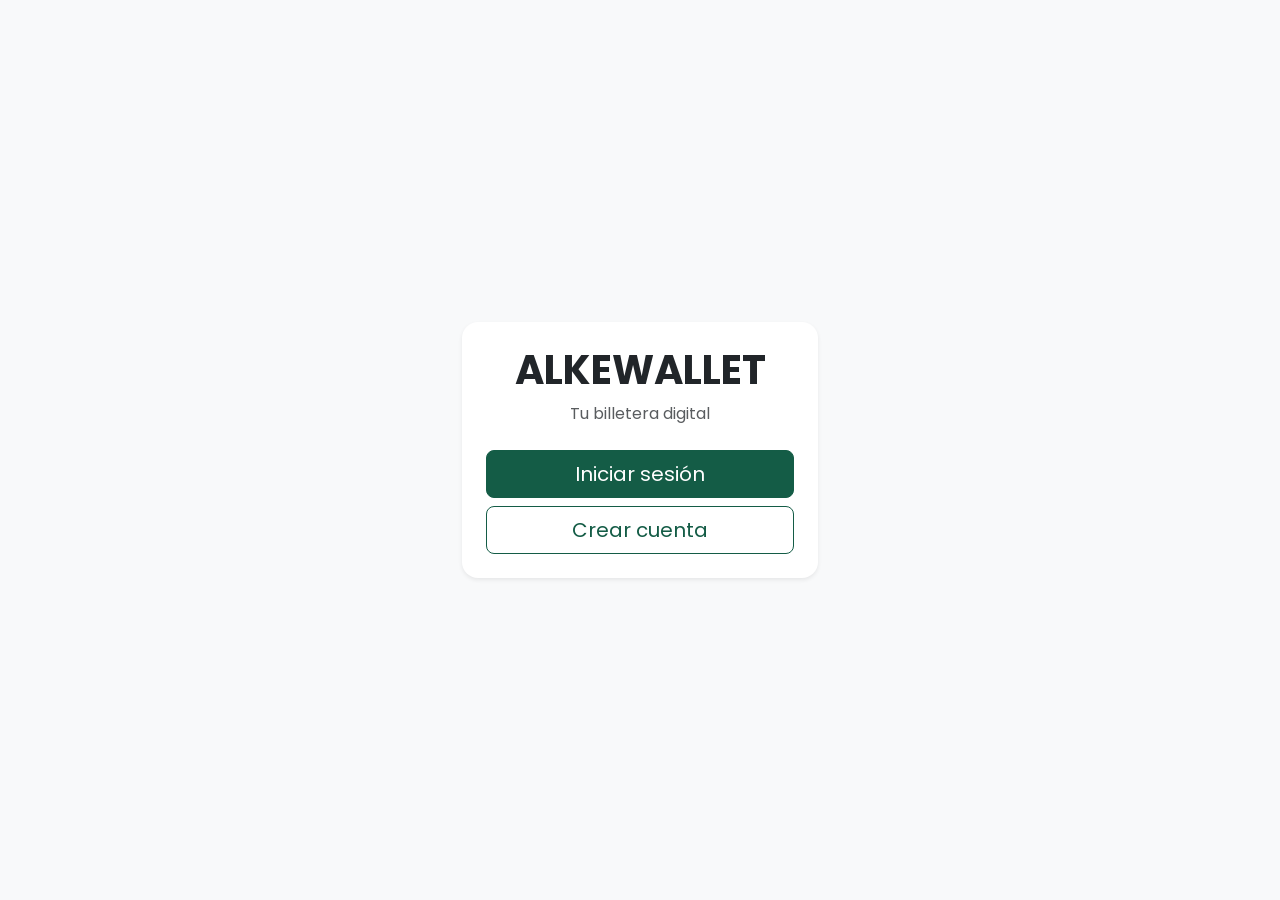
<file: index.html>
<!DOCTYPE html>
<html lang="es">

<head>
  <meta charset="UTF-8">
  <meta name="viewport" content="width=device-width, initial-scale=1.0">
  <title>Alke Wallet</title>
  <link href="https://cdn.jsdelivr.net/npm/bootstrap@5.3.3/dist/css/bootstrap.min.css" rel="stylesheet">
  <link href="css/styles.css" rel="stylesheet">
</head>

<body class="bg-light">
  <main class="container">
    <div class="row justify-content-center align-items-center min-vh-100">
      <div class="col-11 col-sm-8 col-md-6 col-lg-4">
        <section class="card shadow-sm border-0 rounded-4 text-center">
          <div class="card-body p-4">
            <header>
              <h1 class="fw-bold mb-2">ALKEWALLET</h1>
              <p class="text-muted mb-4">Tu billetera digital</p>
            </header>
            <div class="d-grid gap-2">
              <a href="login.html" class="btn btn-primary btn-lg">Iniciar sesión</a>
              <a href="login.html" class="btn btn-outline-primary btn-lg">Crear cuenta</a>
            </div>
          </div>
        </section>
      </div>
    </div>
  </main>
  <script src="https://cdn.jsdelivr.net/npm/bootstrap@5.3.3/dist/js/bootstrap.bundle.min.js"></script>
</body>

</html>
</file>
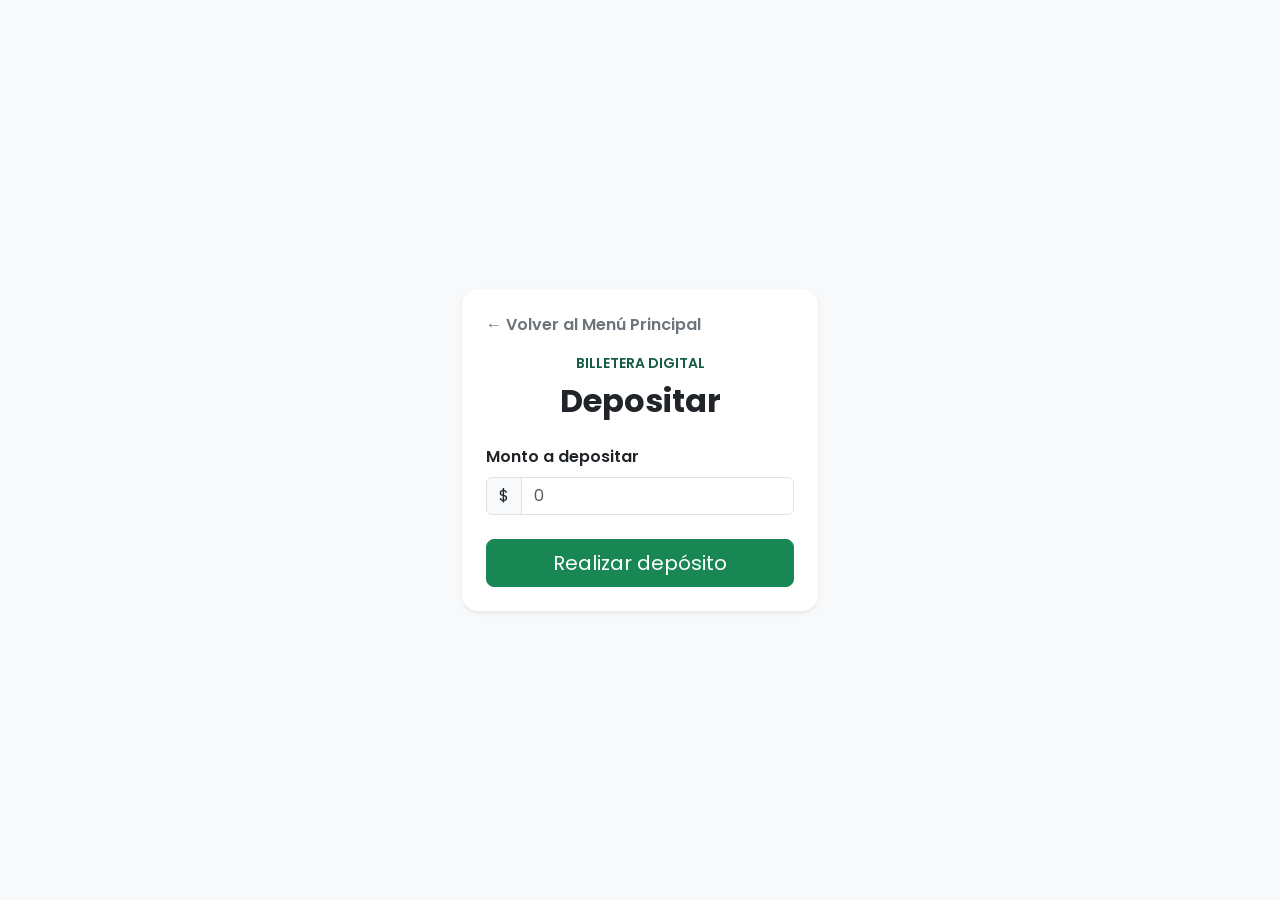
<file: deposit.html>
<!DOCTYPE html>
<html lang="es">
<head>
  <meta charset="UTF-8">
  <meta name="viewport" content="width=device-width, initial-scale=1.0">
  <title>Billetera Digital - Depositar</title>
  <link href="https://cdn.jsdelivr.net/npm/bootstrap@5.3.3/dist/css/bootstrap.min.css" rel="stylesheet">
  <link href="css/styles.css" rel="stylesheet">
</head>
<body class="bg-light">
  <main class="container">
    <div class="row justify-content-center align-items-center min-vh-100">
      <div class="col-11 col-sm-8 col-md-6 col-lg-4">
        <section class="card shadow-sm border-0 rounded-4">
          <div class="card-body p-4">
            <a href="menu.html" class="link-secondary text-decoration-none fw-semibold d-inline-block mb-3">&larr; Volver al Menú Principal</a>
            <header>
              <p class="text-center text-primary fw-semibold text-uppercase small mb-2">Billetera Digital</p>
              <h2 class="text-center fw-bold mb-4">Depositar</h2>
            </header>

            <form id="depositForm">
              <div class="mb-4">
                <label for="amount" class="form-label fw-semibold">Monto a depositar</label>
                <div class="input-group">
                  <span class="input-group-text">$</span>
                  <input type="number" class="form-control" id="amount" name="amount" placeholder="0" min="0" step="1" required>
                </div>
              </div>
              <div class="d-grid">
                <button type="submit" class="btn btn-success btn-lg">Realizar depósito</button>
              </div>
            </form>

            <div id="mensaje" class="alert alert-success d-none mt-3" role="alert"></div>
          </div>
        </section>
      </div>
    </div>
  </main>
  <script src="https://cdn.jsdelivr.net/npm/bootstrap@5.3.3/dist/js/bootstrap.bundle.min.js"></script>
  <script src="https://code.jquery.com/jquery-3.7.1.min.js"></script>
  <script src="js/saldo.js"></script>
  <script src="js/deposit.js"></script>
</body>
</html>
</file>
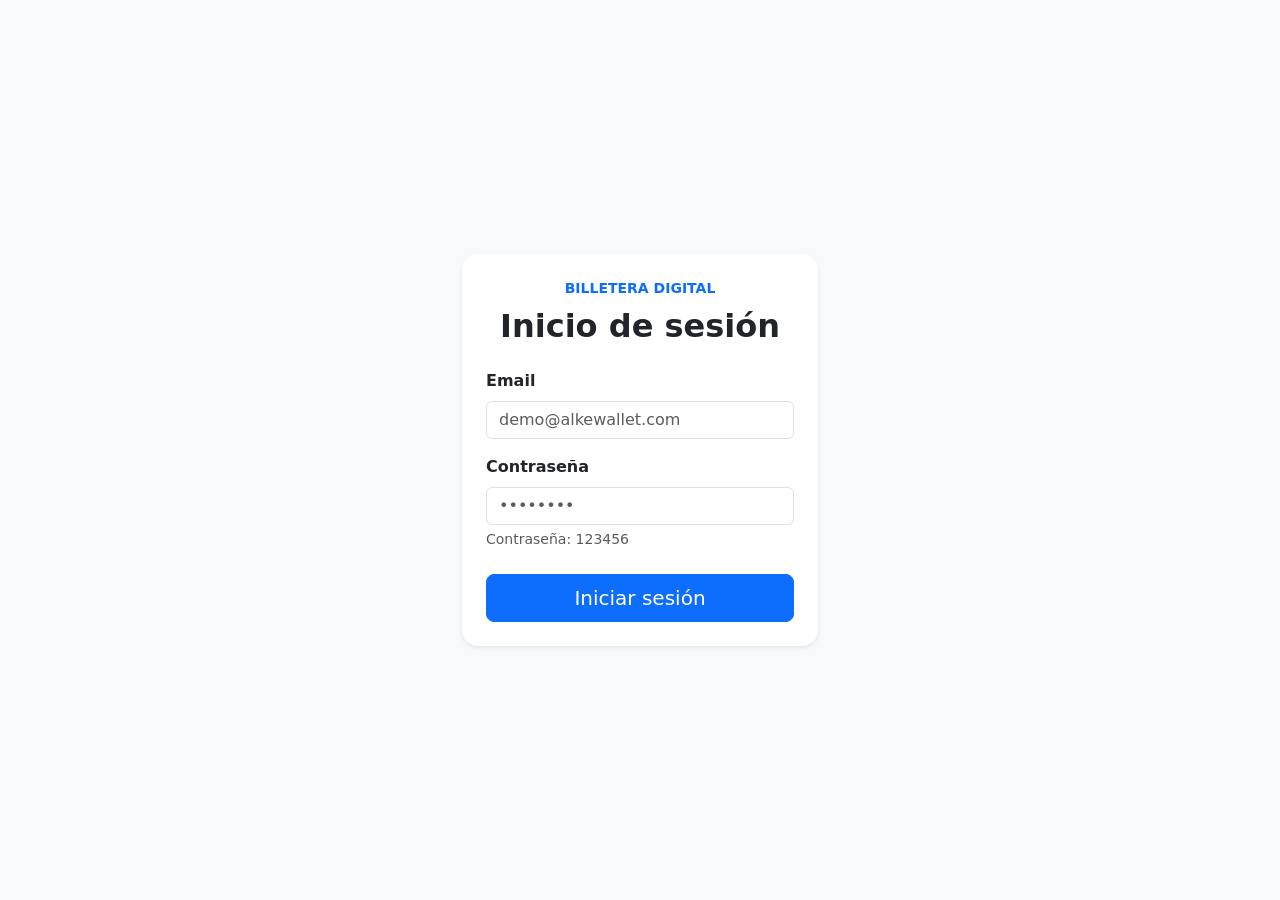
<file: login.html>
<!DOCTYPE html>
<html lang="es">
<head>
  <meta charset="UTF-8">
  <meta name="viewport" content="width=device-width, initial-scale=1.0">
  <title>Billetera Digital - Inicio de sesión</title>
  <link href="https://cdn.jsdelivr.net/npm/bootstrap@5.3.3/dist/css/bootstrap.min.css" rel="stylesheet">
</head>
<body class="bg-light">
  <div class="container">
    <div class="row justify-content-center align-items-center min-vh-100">
      <div class="col-11 col-sm-8 col-md-6 col-lg-4">
        <div class="card shadow-sm border-0 rounded-4">
          <div class="card-body p-4">
            <p class="text-center text-primary fw-semibold text-uppercase small mb-2">Billetera Digital</p>
            <h2 class="text-center fw-bold mb-4">Inicio de sesión</h2>

            <form id="loginForm">
              <div class="mb-3">
                <label for="email" class="form-label fw-semibold">Email</label>
                <input type="email" class="form-control" id="email" name="email" placeholder="demo@alkewallet.com" required>
              </div>
              <div class="mb-4">
                <label for="password" class="form-label fw-semibold">Contraseña</label>
                <input type="password" class="form-control" id="password" name="password" placeholder="••••••••" required>
                <div class="form-text">Contraseña: 123456</div>
              </div>
              <div class="d-grid">
                <button type="submit" class="btn btn-primary btn-lg">Iniciar sesión</button>
              </div>
            </form>
          </div>
        </div>
      </div>
    </div>
  </div>
  <script src="https://cdn.jsdelivr.net/npm/bootstrap@5.3.3/dist/js/bootstrap.bundle.min.js"></script>
  <script src="js/login.js"></script>
</body>
</html>
</file>
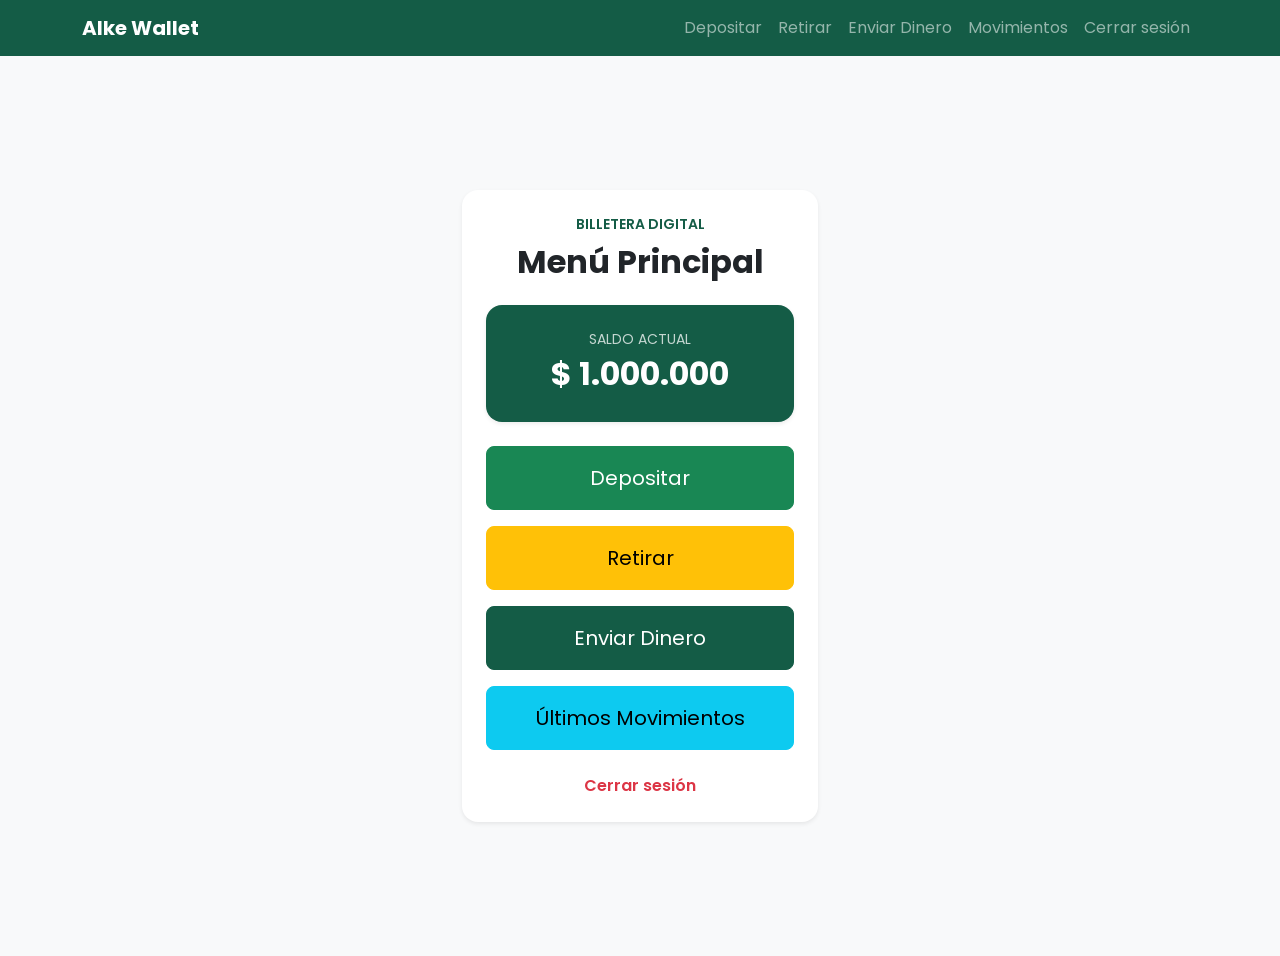
<file: menu.html>
<!DOCTYPE html>
<html lang="es">
<head>
  <meta charset="UTF-8">
  <meta name="viewport" content="width=device-width, initial-scale=1.0">
  <title>Billetera Digital - Menú Principal</title>
  <link href="https://cdn.jsdelivr.net/npm/bootstrap@5.3.3/dist/css/bootstrap.min.css" rel="stylesheet">
  <link href="css/styles.css" rel="stylesheet">
</head>
<body class="bg-light">
  <nav class="navbar navbar-expand-md navbar-dark navbar-alke">
    <div class="container">
      <a class="navbar-brand fw-bold" href="menu.html">Alke Wallet</a>
      <button class="navbar-toggler" type="button" data-bs-toggle="collapse" data-bs-target="#navMenu"
        aria-controls="navMenu" aria-expanded="false" aria-label="Abrir menú">
        <span class="navbar-toggler-icon"></span>
      </button>
      <div class="collapse navbar-collapse" id="navMenu">
        <ul class="navbar-nav ms-auto">
          <li class="nav-item"><a class="nav-link" href="deposit.html">Depositar</a></li>
          <li class="nav-item"><a class="nav-link" href="withdraw.html">Retirar</a></li>
          <li class="nav-item"><a class="nav-link" href="sendmoney.html">Enviar Dinero</a></li>
          <li class="nav-item"><a class="nav-link" href="transactions.html">Movimientos</a></li>
          <li class="nav-item"><a class="nav-link" href="login.html">Cerrar sesión</a></li>
        </ul>
      </div>
    </div>
  </nav>

  <main class="container">
    <div class="row justify-content-center align-items-center min-vh-100">
      <div class="col-11 col-sm-8 col-md-6 col-lg-4">
        <section class="card shadow-sm border-0 rounded-4">
          <div class="card-body p-4">
            <header>
              <p class="text-center text-primary fw-semibold text-uppercase small mb-2">Billetera Digital</p>
              <h2 class="text-center fw-bold mb-4">Menú Principal</h2>
            </header>

            <div class="bg-primary text-white rounded-4 p-4 text-center mb-4 shadow-sm">
              <div class="text-uppercase small opacity-75">Saldo actual</div>
              <div class="fs-2 fw-bold" id="saldo">$ 0</div>
            </div>

            <div class="d-grid gap-3">
              <a href="deposit.html" class="btn btn-success btn-lg py-3">Depositar</a>
              <a href="withdraw.html" class="btn btn-warning btn-lg py-3">Retirar</a>
              <a href="sendmoney.html" class="btn btn-primary btn-lg py-3">Enviar Dinero</a>
              <a href="transactions.html" class="btn btn-info btn-lg py-3">Últimos Movimientos</a>
            </div>

            <div class="text-center mt-4">
              <a href="login.html" class="link-danger text-decoration-none fw-semibold">Cerrar sesión</a>
            </div>
          </div>
        </section>
      </div>
    </div>
  </main>
  <script src="https://cdn.jsdelivr.net/npm/bootstrap@5.3.3/dist/js/bootstrap.bundle.min.js"></script>
  <script src="https://code.jquery.com/jquery-3.7.1.min.js"></script>
  <script src="js/saldo.js"></script>
  <script src="js/menu.js"></script>
</body>
</html>
</file>
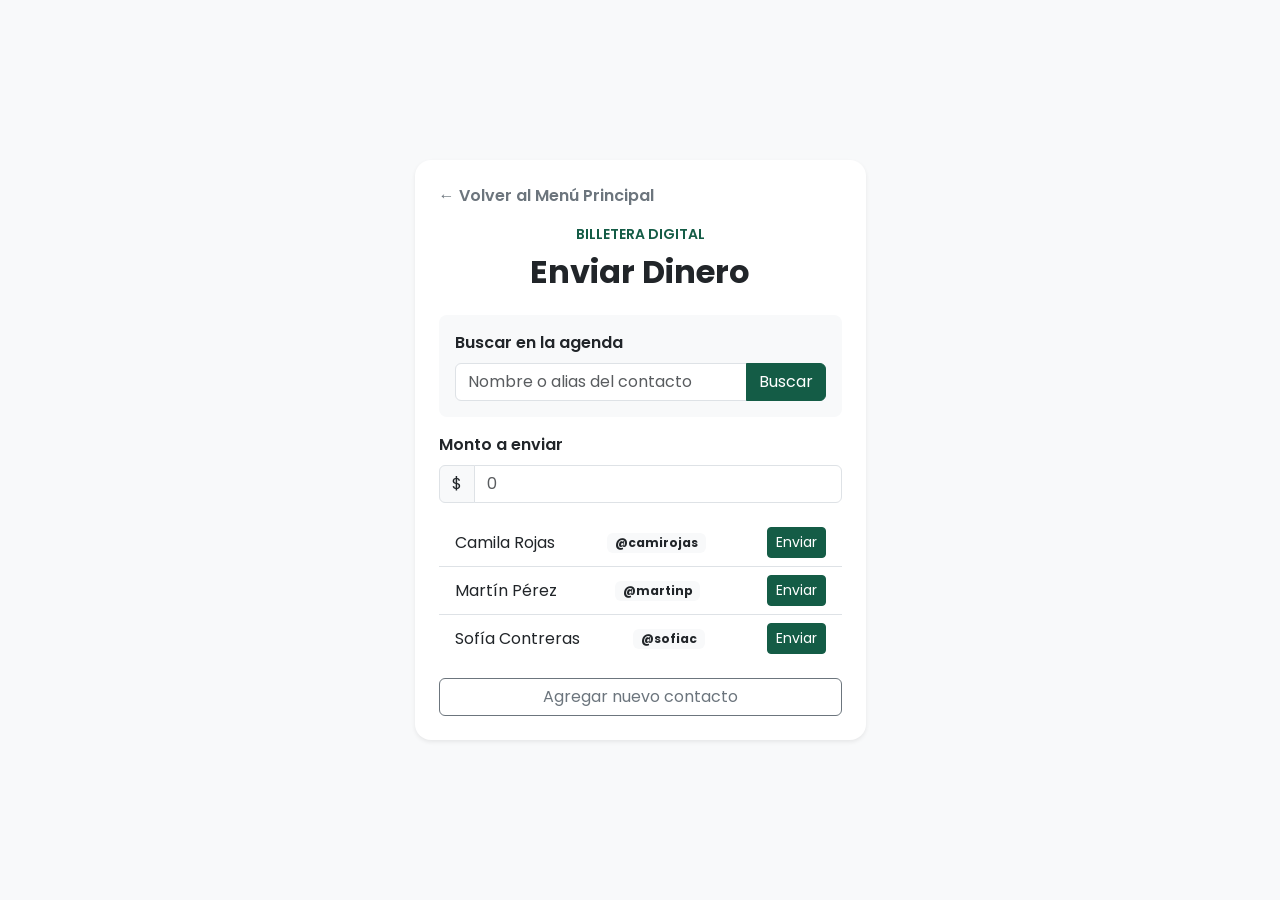
<file: sendmoney.html>
<!DOCTYPE html>
<html lang="es">
<head>
  <meta charset="UTF-8">
  <meta name="viewport" content="width=device-width, initial-scale=1.0">
  <title>Billetera Digital - Enviar Dinero</title>
  <link href="https://cdn.jsdelivr.net/npm/bootstrap@5.3.3/dist/css/bootstrap.min.css" rel="stylesheet">
  <link href="css/styles.css" rel="stylesheet">
</head>
<body class="bg-light">
  <main class="container">
    <div class="row justify-content-center align-items-center min-vh-100">
      <div class="col-11 col-sm-8 col-md-6 col-lg-5">
        <section class="card shadow-sm border-0 rounded-4">
          <div class="card-body p-4">
            <a href="menu.html" class="link-secondary text-decoration-none fw-semibold d-inline-block mb-3">&larr; Volver al Menú Principal</a>
            <header>
              <p class="text-center text-primary fw-semibold text-uppercase small mb-2">Billetera Digital</p>
              <h2 class="text-center fw-bold mb-4">Enviar Dinero</h2>
            </header>

            <form class="bg-light rounded-3 p-3 mb-3" onsubmit="return false;">
              <label for="search" class="form-label fw-semibold">Buscar en la agenda</label>
              <div class="input-group">
                <input type="text" class="form-control" id="search" name="search" placeholder="Nombre o alias del contacto">
                <button type="submit" class="btn btn-primary">Buscar</button>
              </div>
            </form>

            <div class="mb-3">
              <label for="monto" class="form-label fw-semibold">Monto a enviar</label>
              <div class="input-group">
                <span class="input-group-text">$</span>
                <input type="number" class="form-control" id="monto" placeholder="0" min="0" step="1">
              </div>
            </div>

            <ul class="list-group list-group-flush mb-3" id="listaContactos"></ul>

            <div class="d-grid">
              <button type="button" class="btn btn-outline-secondary" data-bs-toggle="modal" data-bs-target="#newContactModal">
                Agregar nuevo contacto
              </button>
            </div>
          </div>
        </section>
      </div>
    </div>
  </main>

  <!-- Modal: Agregar nuevo contacto -->
  <div class="modal fade" id="newContactModal" tabindex="-1" aria-labelledby="newContactModalLabel" aria-hidden="true">
    <div class="modal-dialog">
      <div class="modal-content">
        <div class="modal-header">
          <h5 class="modal-title" id="newContactModalLabel">Agregar nuevo contacto</h5>
          <button type="button" class="btn-close" data-bs-dismiss="modal" aria-label="Cerrar"></button>
        </div>
        <div class="modal-body">
          <form id="formNuevoContacto">
            <div class="mb-3">
              <label for="contactName" class="form-label fw-semibold">Nombre completo</label>
              <input type="text" class="form-control" id="contactName" placeholder="Ej: Juan Soto">
            </div>
            <div class="mb-3">
              <label for="contactAlias" class="form-label fw-semibold">Alias / Usuario</label>
              <input type="text" class="form-control" id="contactAlias" placeholder="Ej: @juansoto">
            </div>
          </form>
        </div>
        <div class="modal-footer">
          <button type="button" class="btn btn-outline-secondary" data-bs-dismiss="modal">Cancelar</button>
          <button type="submit" form="formNuevoContacto" class="btn btn-success">Guardar contacto</button>
        </div>
      </div>
    </div>
  </div>

  <script src="https://cdn.jsdelivr.net/npm/bootstrap@5.3.3/dist/js/bootstrap.bundle.min.js"></script>
  <script src="https://code.jquery.com/jquery-3.7.1.min.js"></script>
  <script src="js/saldo.js"></script>
  <script src="js/contactos.js"></script>
  <script src="js/transacciones.js"></script>
  <script src="js/sendmoney.js"></script>
</body>
</html>
</file>
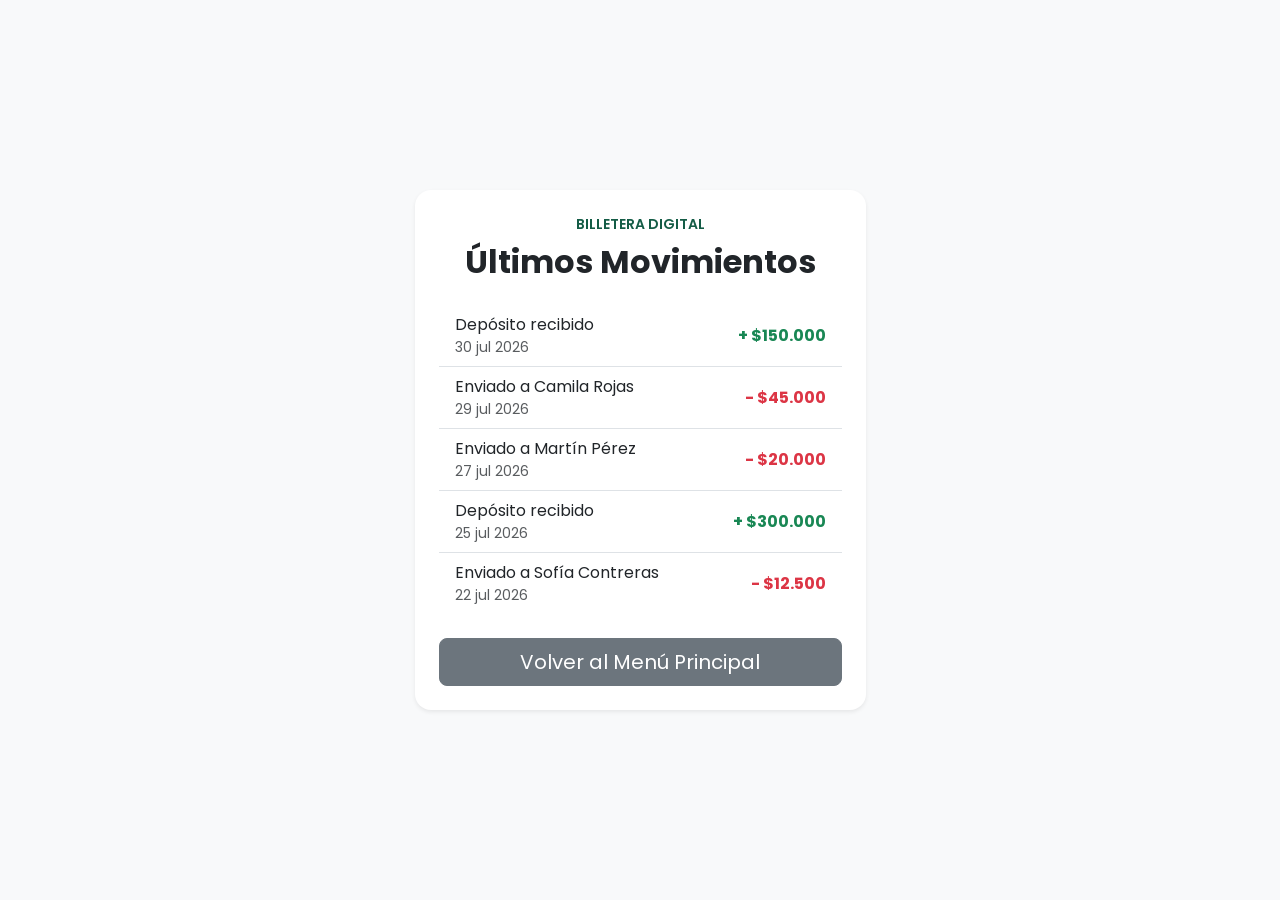
<file: transactions.html>
<!DOCTYPE html>
<html lang="es">
<head>
  <meta charset="UTF-8">
  <meta name="viewport" content="width=device-width, initial-scale=1.0">
  <title>Billetera Digital - Últimos Movimientos</title>
  <link href="https://cdn.jsdelivr.net/npm/bootstrap@5.3.3/dist/css/bootstrap.min.css" rel="stylesheet">
  <link href="css/styles.css" rel="stylesheet">
</head>
<body class="bg-light">
  <main class="container">
    <div class="row justify-content-center align-items-center min-vh-100">
      <div class="col-11 col-sm-8 col-md-6 col-lg-5">
        <section class="card shadow-sm border-0 rounded-4">
          <div class="card-body p-4">
            <header>
              <p class="text-center text-primary fw-semibold text-uppercase small mb-2">Billetera Digital</p>
              <h2 class="text-center fw-bold mb-4">Últimos Movimientos</h2>
            </header>

            <ul class="list-group list-group-flush mb-4" id="listaTransacciones">
              <li class="list-group-item d-flex justify-content-between align-items-center">
                <div>
                  <div>Depósito recibido</div>
                  <div class="text-muted small">30 jul 2026</div>
                </div>
                <span class="text-success fw-bold">+ $150.000</span>
              </li>
              <li class="list-group-item d-flex justify-content-between align-items-center">
                <div>
                  <div>Enviado a Camila Rojas</div>
                  <div class="text-muted small">29 jul 2026</div>
                </div>
                <span class="text-danger fw-bold">- $45.000</span>
              </li>
              <li class="list-group-item d-flex justify-content-between align-items-center">
                <div>
                  <div>Enviado a Martín Pérez</div>
                  <div class="text-muted small">27 jul 2026</div>
                </div>
                <span class="text-danger fw-bold">- $20.000</span>
              </li>
              <li class="list-group-item d-flex justify-content-between align-items-center">
                <div>
                  <div>Depósito recibido</div>
                  <div class="text-muted small">25 jul 2026</div>
                </div>
                <span class="text-success fw-bold">+ $300.000</span>
              </li>
              <li class="list-group-item d-flex justify-content-between align-items-center">
                <div>
                  <div>Enviado a Sofía Contreras</div>
                  <div class="text-muted small">22 jul 2026</div>
                </div>
                <span class="text-danger fw-bold">- $12.500</span>
              </li>
            </ul>

            <div class="d-grid">
              <a href="menu.html" class="btn btn-secondary btn-lg">Volver al Menú Principal</a>
            </div>
          </div>
        </section>
      </div>
    </div>
  </main>
  <script src="https://cdn.jsdelivr.net/npm/bootstrap@5.3.3/dist/js/bootstrap.bundle.min.js"></script>
  <script src="js/saldo.js"></script>
  <script src="js/transacciones.js"></script>
  <script src="js/transactions.js"></script>
</body>
</html>
</file>
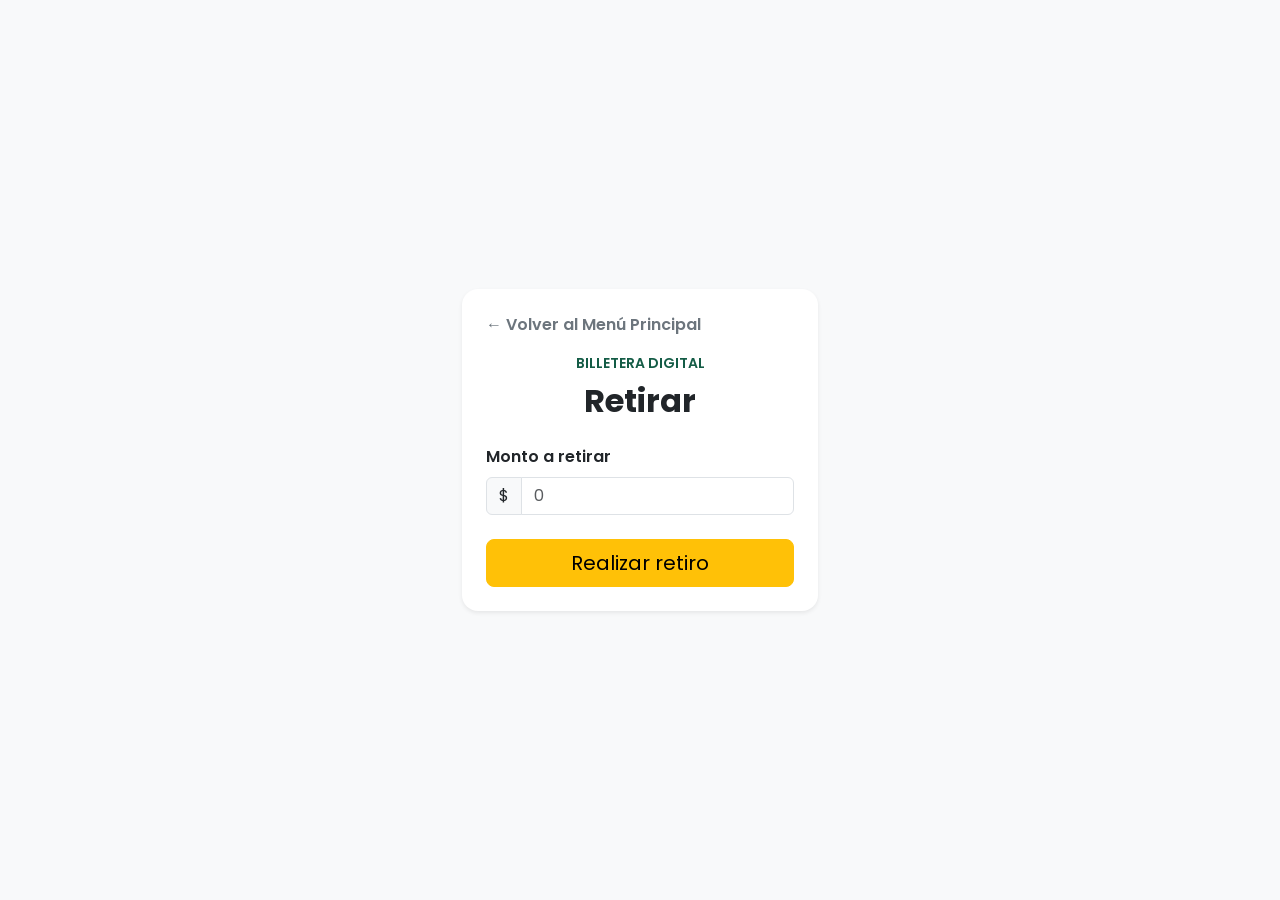
<file: withdraw.html>
<!DOCTYPE html>
<html lang="es">
<head>
  <meta charset="UTF-8">
  <meta name="viewport" content="width=device-width, initial-scale=1.0">
  <title>Billetera Digital - Retirar</title>
  <link href="https://cdn.jsdelivr.net/npm/bootstrap@5.3.3/dist/css/bootstrap.min.css" rel="stylesheet">
  <link href="css/styles.css" rel="stylesheet">
</head>
<body class="bg-light">
  <main class="container">
    <div class="row justify-content-center align-items-center min-vh-100">
      <div class="col-11 col-sm-8 col-md-6 col-lg-4">
        <section class="card shadow-sm border-0 rounded-4">
          <div class="card-body p-4">
            <a href="menu.html" class="link-secondary text-decoration-none fw-semibold d-inline-block mb-3">&larr; Volver al Menú Principal</a>
            <header>
              <p class="text-center text-primary fw-semibold text-uppercase small mb-2">Billetera Digital</p>
              <h2 class="text-center fw-bold mb-4">Retirar</h2>
            </header>

            <form id="withdrawForm">
              <div class="mb-4">
                <label for="amount" class="form-label fw-semibold">Monto a retirar</label>
                <div class="input-group">
                  <span class="input-group-text">$</span>
                  <input type="number" class="form-control" id="amount" name="amount" placeholder="0" min="0" step="1" required>
                </div>
              </div>
              <div class="d-grid">
                <button type="submit" class="btn btn-warning btn-lg">Realizar retiro</button>
              </div>
            </form>

            <div id="mensaje" class="alert alert-success d-none mt-3" role="alert"></div>
          </div>
        </section>
      </div>
    </div>
  </main>
  <script src="https://cdn.jsdelivr.net/npm/bootstrap@5.3.3/dist/js/bootstrap.bundle.min.js"></script>
  <script src="https://code.jquery.com/jquery-3.7.1.min.js"></script>
  <script src="js/saldo.js"></script>
  <script src="js/transacciones.js"></script>
  <script src="js/withdraw.js"></script>
</body>
</html>
</file>
<file: css/styles.css>
/* Paleta y tipografía de Alke Wallet */

@import url('https://fonts.googleapis.com/css2?family=Poppins:wght@400;500;600;700&display=swap');

:root {
  --color-primary: #145C46;
  --color-primary-dark: #0E3F30;
}

body {
  font-family: 'Poppins', sans-serif;
}

.btn-primary {
  background-color: var(--color-primary);
  border-color: var(--color-primary);
}

.btn-primary:hover,
.btn-primary:focus {
  background-color: var(--color-primary-dark);
  border-color: var(--color-primary-dark);
}

.btn-outline-primary {
  color: var(--color-primary);
  border-color: var(--color-primary);
}

.btn-outline-primary:hover {
  background-color: var(--color-primary);
  border-color: var(--color-primary);
}

.text-primary {
  color: var(--color-primary) !important;
}

.bg-primary {
  background-color: var(--color-primary) !important;
}

.navbar-alke {
  background-color: var(--color-primary);
}
</file>
